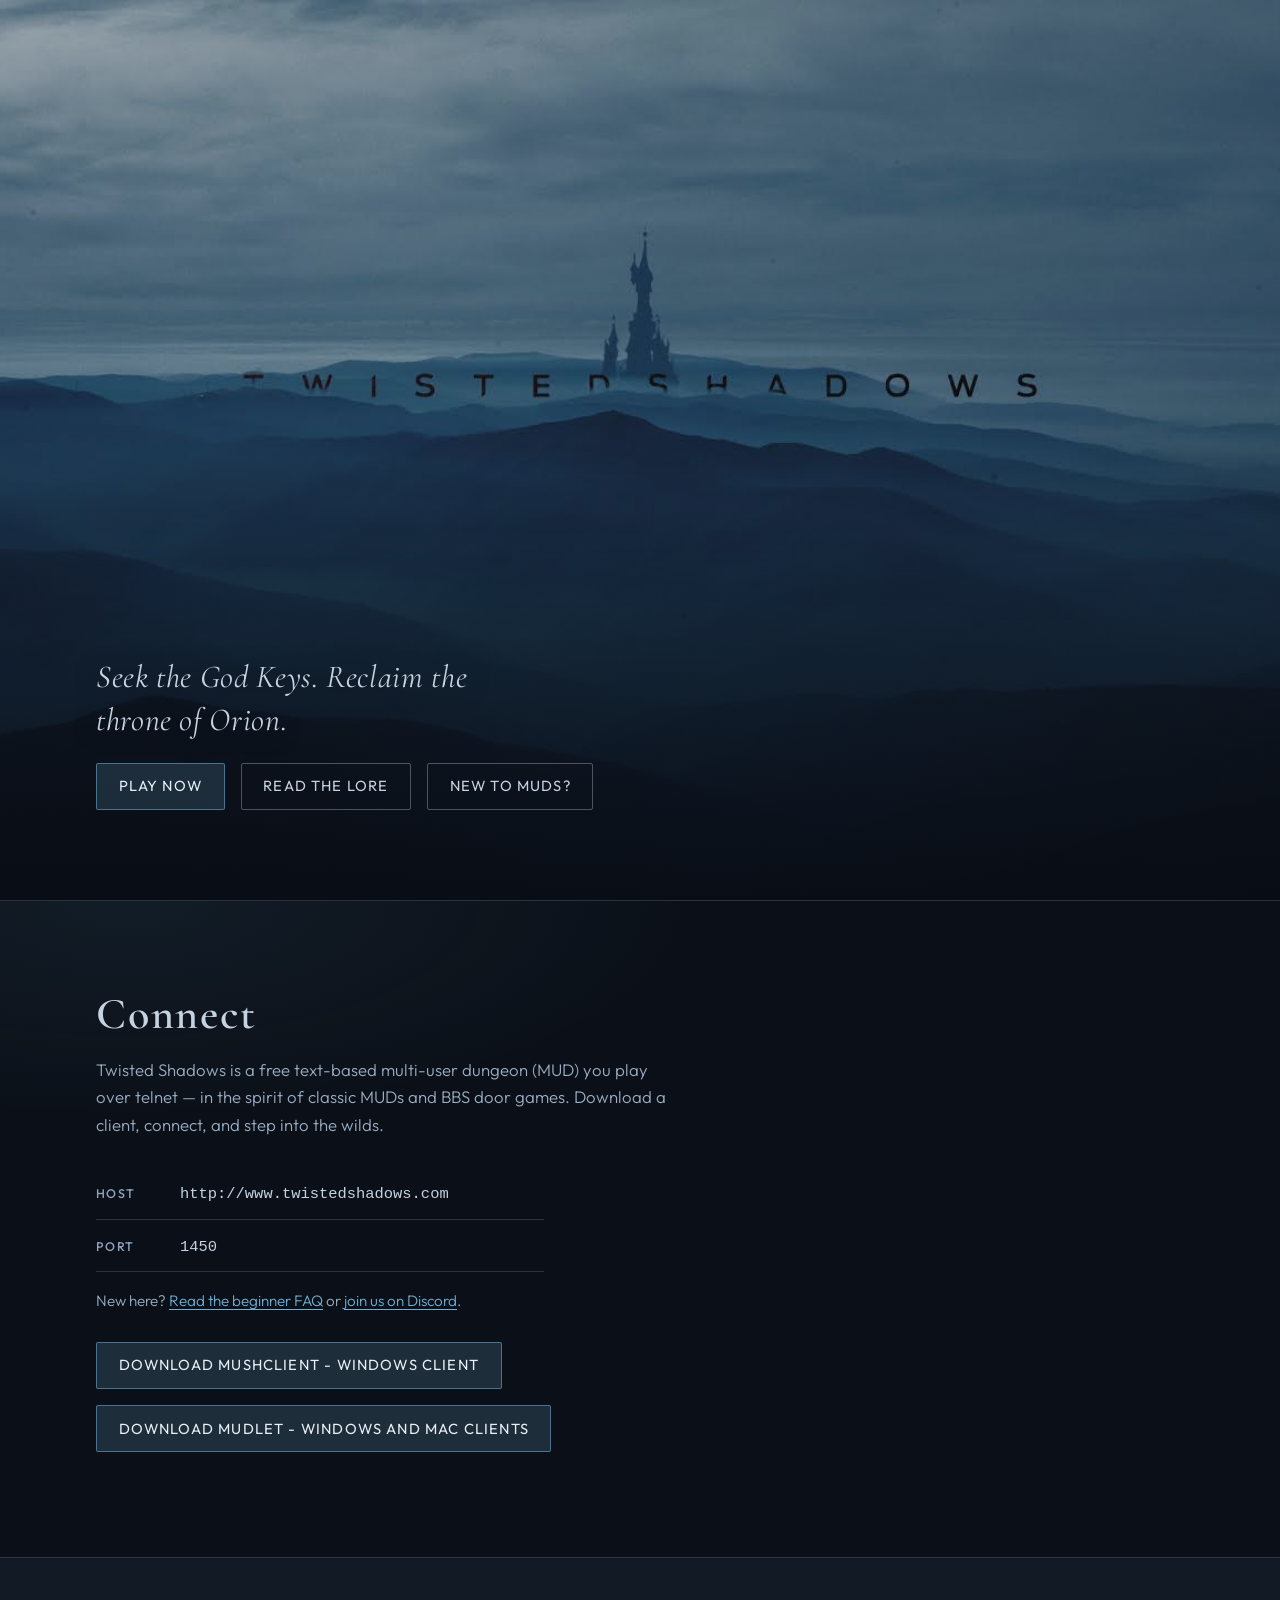
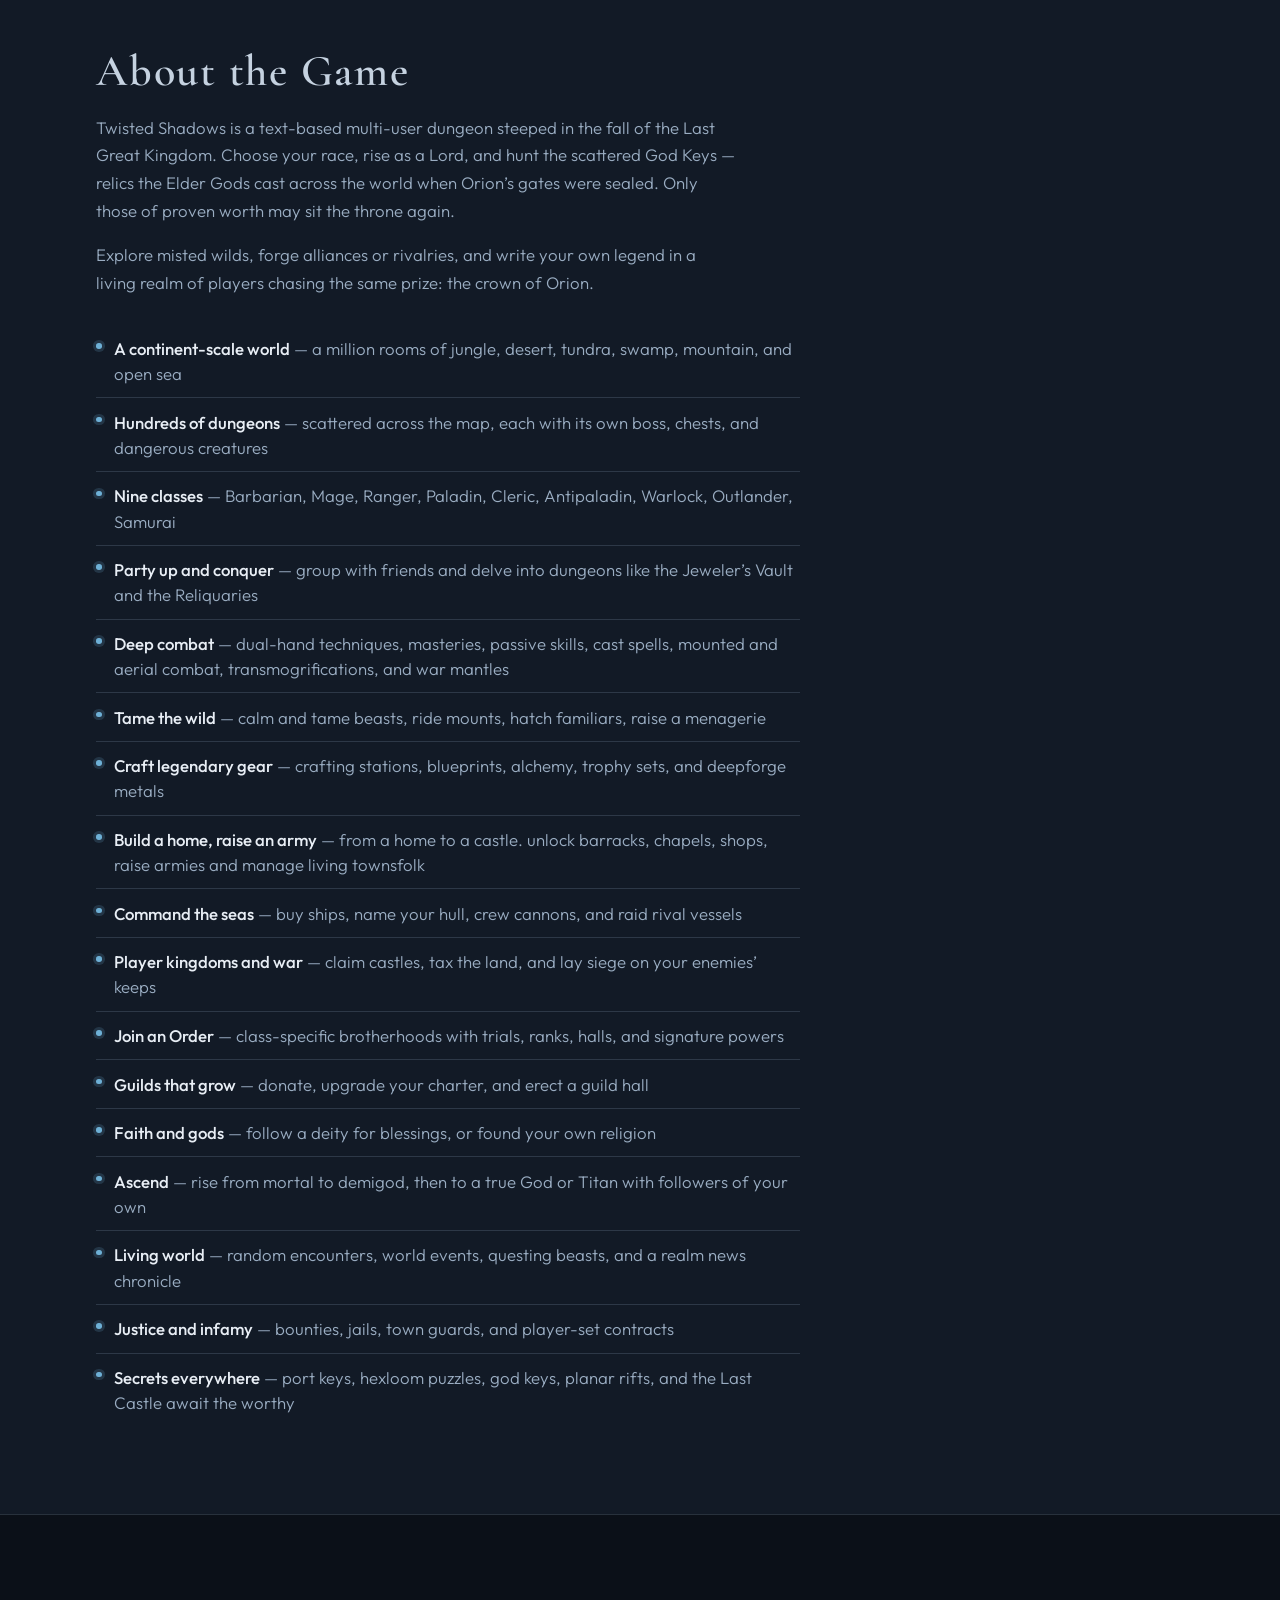
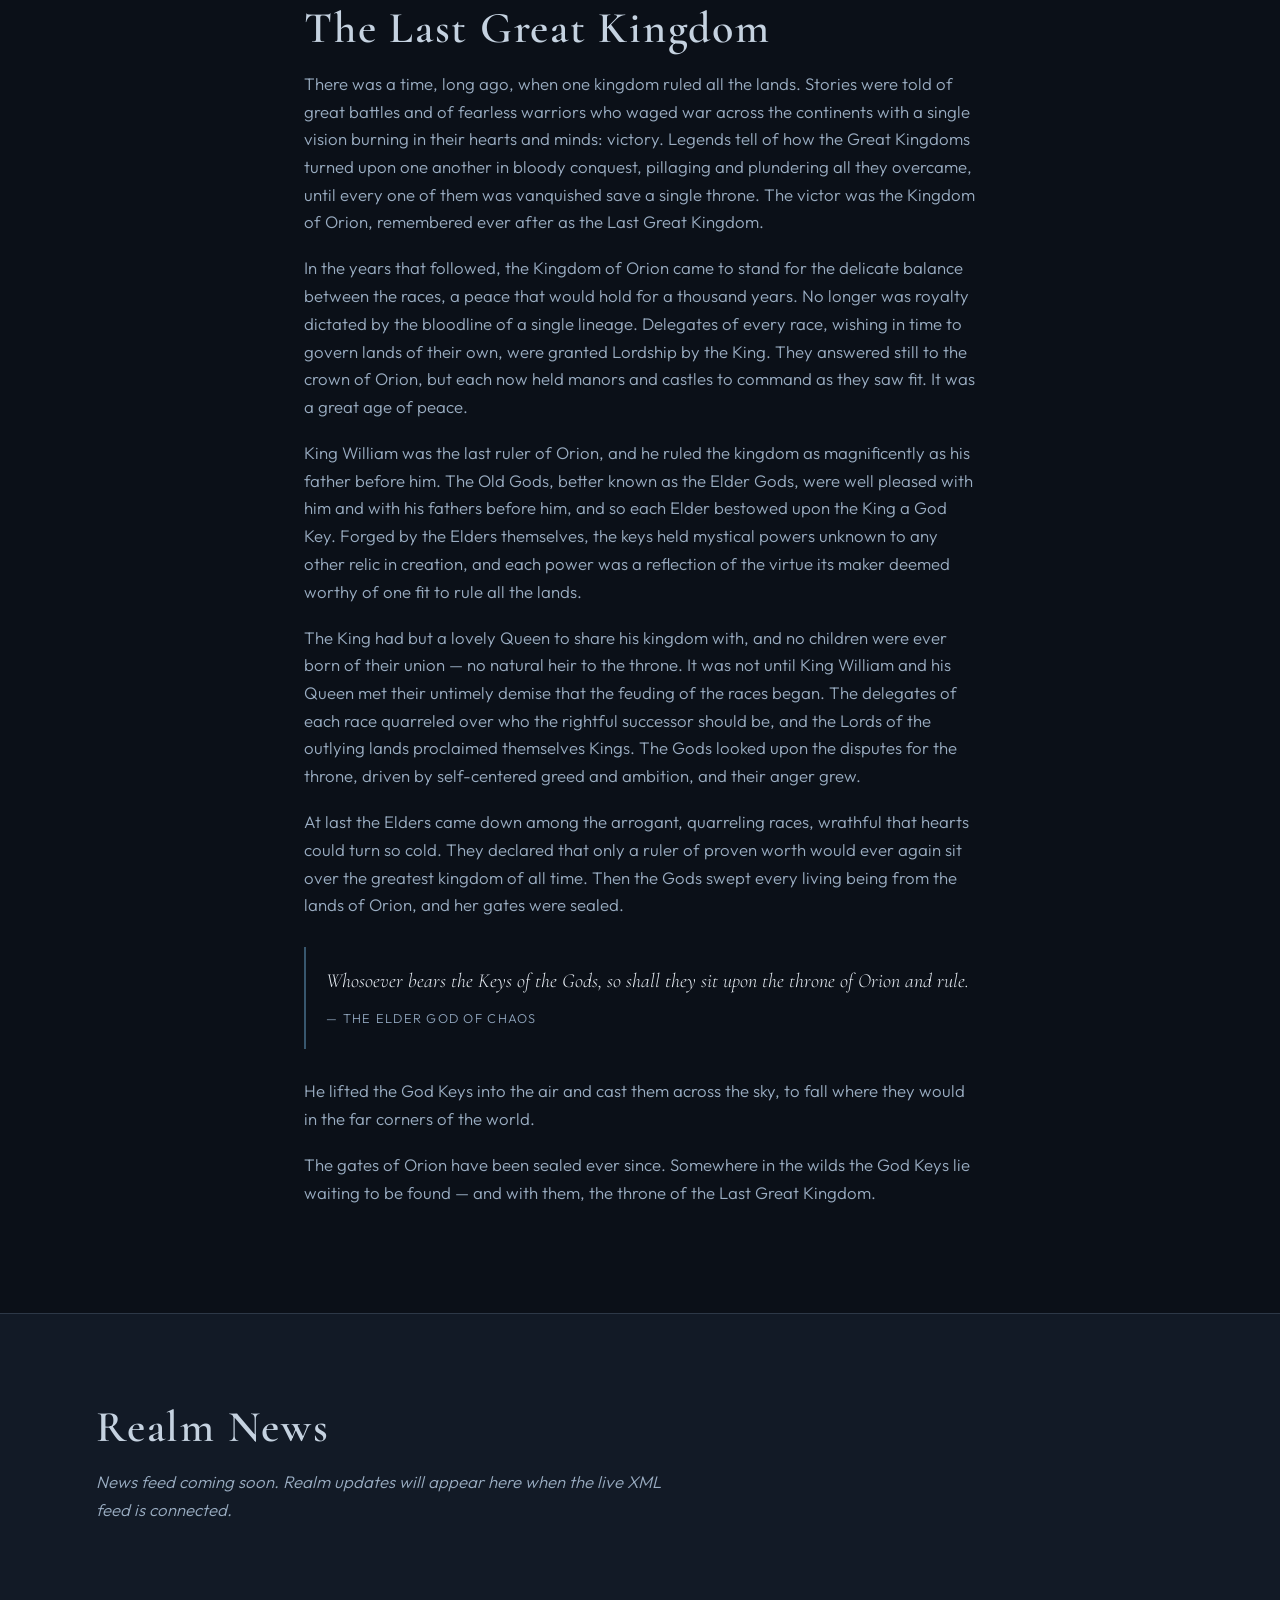
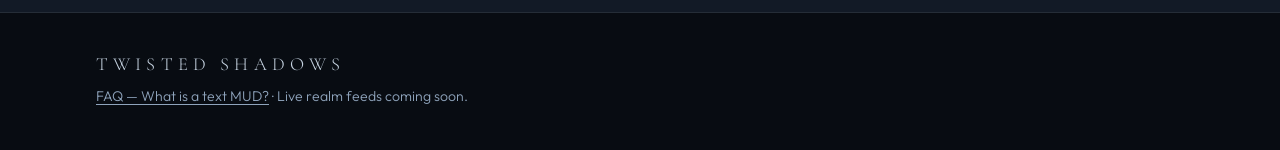
<file: index.html>
<!DOCTYPE html>
<html lang="en">
<head>
  <meta charset="utf-8">
  <meta name="viewport" content="width=device-width, initial-scale=1">
  <title>Twisted Shadows — Free Text MUD | Multi-User Dungeon &amp; Online RPG</title>
  <meta name="description" content="Play Twisted Shadows, a free text-based multi-user dungeon (MUD). Explore a million-room world, dungeons, ships, kingdoms, and classic telnet / MUSHclient gameplay. Inspired by BBS door games and traditional MUDs.">
  <meta name="keywords" content="MUD, multi-user dungeon, text based game, telnet MUD, BBS door game, MUSHclient, online RPG, Twisted Shadows">
  <link rel="canonical" href="http://www.twistedshadows.com/">

  <meta property="og:type" content="website">
  <meta property="og:url" content="http://www.twistedshadows.com/">
  <meta property="og:title" content="Twisted Shadows — Free Text MUD">
  <meta property="og:description" content="A classic multi-user dungeon: million-room world, dungeons, classes, kingdoms, and telnet play.">
  <meta property="og:image" content="http://www.twistedshadows.com/assets/hero.png">
  <meta property="og:site_name" content="Twisted Shadows">

  <meta name="twitter:card" content="summary_large_image">
  <meta name="twitter:title" content="Twisted Shadows — Free Text MUD">
  <meta name="twitter:description" content="Play a free text-based multi-user dungeon online with MUSHclient or any telnet client.">
  <meta name="twitter:image" content="http://www.twistedshadows.com/assets/hero.png">

  <script type="application/ld+json">
  {
    "@context": "https://schema.org",
    "@type": "VideoGame",
    "name": "Twisted Shadows",
    "url": "http://www.twistedshadows.com/",
    "description": "A free text-based multi-user dungeon (MUD) with a continent-scale world, classes, kingdoms, and classic telnet gameplay.",
    "genre": ["MUD", "MMORPG", "Role-playing", "Text adventure"],
    "gamePlatform": ["Telnet", "MUSHclient", "Mudlet", "Windows", "macOS"],
    "applicationCategory": "Game",
    "operatingSystem": "Any",
    "offers": {
      "@type": "Offer",
      "price": "0",
      "priceCurrency": "USD"
    },
    "image": "http://www.twistedshadows.com/assets/hero.png"
  }
  </script>

  <link rel="preconnect" href="https://fonts.googleapis.com">
  <link rel="preconnect" href="https://fonts.gstatic.com" crossorigin>
  <link href="https://fonts.googleapis.com/css2?family=Cormorant+Garamond:ital,wght@0,400;0,600;1,400&family=Outfit:wght@300;400;500&display=swap" rel="stylesheet">
  <link rel="stylesheet" href="styles.css">
</head>
<body>
  <header class="hero">
    <div class="hero__media" role="img" aria-label="Misty mountain ranges and a distant castle under an overcast sky, with the title Twisted Shadows"></div>
    <div class="hero__veil" aria-hidden="true"></div>
    <div class="hero__content">
      <h1 class="visually-hidden">Twisted Shadows — Free Text-Based Multi-User Dungeon (MUD)</h1>
      <p class="hero__tagline">Seek the God Keys. Reclaim the throne of Orion.</p>
      <div class="hero__actions">
        <a class="btn btn--primary" href="#play">Play Now</a>
        <a class="btn btn--ghost" href="#story">Read the Lore</a>
        <a class="btn btn--ghost" href="faq.html">New to MUDs?</a>
      </div>
    </div>
  </header>

  <main>
    <section id="play" class="section section--play">
      <div class="section__inner">
        <h2 class="section__title">Connect</h2>
        <p class="section__lead">
          Twisted Shadows is a free text-based multi-user dungeon (MUD) you play over telnet —
          in the spirit of classic MUDs and BBS door games. Download a client, connect, and step into the wilds.
        </p>
        <dl class="connect">
          <div class="connect__row">
            <dt>Host</dt>
            <dd><code>http://www.twistedshadows.com</code></dd>
          </div>
          <div class="connect__row">
            <dt>Port</dt>
            <dd><code>1450</code></dd>
          </div>
        </dl>
        <p class="connect__hint">
          New here?
          <a href="faq.html">Read the beginner FAQ</a>
          or
          <a href="https://discord.gg/STW2Nj828S" target="_blank" rel="noopener noreferrer">join us on Discord</a>.
        </p>
        <p>
          <a class="btn btn--primary" href="https://www.mushclient.com/downloads/dlmushclient.htm" target="_blank" rel="noopener noreferrer">Download MUSHclient - Windows Client</a>
        </p>
        <p>
          <a class="btn btn--primary" href="https://www.mudlet.org/download/" target="_blank" rel="noopener noreferrer">Download mudlet - Windows and Mac Clients</a>
        </p>
      </div>
    </section>

    <section id="about" class="section section--about">
      <div class="section__inner">
        <h2 class="section__title">About the Game</h2>
        <p>
          Twisted Shadows is a text-based multi-user dungeon steeped in the fall of the Last Great Kingdom.
          Choose your race, rise as a Lord, and hunt the scattered God Keys — relics the Elder Gods cast across the world
          when Orion’s gates were sealed. Only those of proven worth may sit the throne again.
        </p>
        <p>
          Explore misted wilds, forge alliances or rivalries, and write your own legend in a living realm of players
          chasing the same prize: the crown of Orion.
        </p>
        <ul class="feature-list">
          <li><strong>A continent-scale world</strong> — a million rooms of jungle, desert, tundra, swamp, mountain, and open sea</li>
          <li><strong>Hundreds of dungeons</strong> — scattered across the map, each with its own boss, chests, and dangerous creatures</li>
          <li><strong>Nine classes</strong> — Barbarian, Mage, Ranger, Paladin, Cleric, Antipaladin, Warlock, Outlander, Samurai</li>
          <li><strong>Party up and conquer</strong> — group with friends and delve into dungeons like the Jeweler’s Vault and the Reliquaries</li>
          <li><strong>Deep combat</strong> — dual-hand techniques, masteries, passive skills, cast spells, mounted and aerial combat, transmogrifications, and war mantles</li>
          <li><strong>Tame the wild</strong> — calm and tame beasts, ride mounts, hatch familiars, raise a menagerie</li>
          <li><strong>Craft legendary gear</strong> — crafting stations, blueprints, alchemy, trophy sets, and deepforge metals</li>
          <li><strong>Build a home, raise an army</strong> — from a home to a castle. unlock barracks, chapels, shops, raise armies and manage living townsfolk</li>
          <li><strong>Command the seas</strong> — buy ships, name your hull, crew cannons, and raid rival vessels</li>
          <li><strong>Player kingdoms and war</strong> — claim castles, tax the land, and lay siege on your enemies’ keeps</li>
          <li><strong>Join an Order</strong> — class-specific brotherhoods with trials, ranks, halls, and signature powers</li>
          <li><strong>Guilds that grow</strong> — donate, upgrade your charter, and erect a guild hall</li>
          <li><strong>Faith and gods</strong> — follow a deity for blessings, or found your own religion</li>
          <li><strong>Ascend</strong> — rise from mortal to demigod, then to a true God or Titan with followers of your own</li>
          <li><strong>Living world</strong> — random encounters, world events, questing beasts, and a realm news chronicle</li>
          <li><strong>Justice and infamy</strong> — bounties, jails, town guards, and player-set contracts</li>
          <li><strong>Secrets everywhere</strong> — port keys, hexloom puzzles, god keys, planar rifts, and the Last Castle await the worthy</li>
        </ul>
      </div>
    </section>

    <section id="story" class="section section--story">
      <div class="section__inner section__inner--narrow">
        <h2 class="section__title">The Last Great Kingdom</h2>

        <div class="lore">
          <p>
            There was a time, long ago, when one kingdom ruled all the lands.
            Stories were told of great battles and of fearless warriors who
            waged war across the continents with a single vision burning in
            their hearts and minds: victory. Legends tell of how the Great
            Kingdoms turned upon one another in bloody conquest, pillaging
            and plundering all they overcame, until every one of them was
            vanquished save a single throne. The victor was the Kingdom of
            Orion, remembered ever after as the Last Great Kingdom.
          </p>
          <p>
            In the years that followed, the Kingdom of Orion came to stand
            for the delicate balance between the races, a peace that would
            hold for a thousand years. No longer was royalty dictated by the
            bloodline of a single lineage. Delegates of every race, wishing
            in time to govern lands of their own, were granted Lordship by
            the King. They answered still to the crown of Orion, but each now
            held manors and castles to command as they saw fit. It was a
            great age of peace.
          </p>
          <p>
            King William was the last ruler of Orion, and he ruled the
            kingdom as magnificently as his father before him. The Old Gods,
            better known as the Elder Gods, were well pleased with him and
            with his fathers before him, and so each Elder bestowed upon the
            King a God Key. Forged by the Elders themselves, the keys held
            mystical powers unknown to any other relic in creation, and each
            power was a reflection of the virtue its maker deemed worthy of
            one fit to rule all the lands.
          </p>
          <p>
            The King had but a lovely Queen to share his kingdom with, and no
            children were ever born of their union — no natural heir to the
            throne. It was not until King William and his Queen met their
            untimely demise that the feuding of the races began. The
            delegates of each race quarreled over who the rightful successor
            should be, and the Lords of the outlying lands proclaimed
            themselves Kings. The Gods looked upon the disputes for the
            throne, driven by self-centered greed and ambition, and their
            anger grew.
          </p>
          <p>
            At last the Elders came down among the arrogant, quarreling
            races, wrathful that hearts could turn so cold. They declared
            that only a ruler of proven worth would ever again sit over the
            greatest kingdom of all time. Then the Gods swept every living
            being from the lands of Orion, and her gates were sealed.
          </p>
          <blockquote class="lore__quote">
            <p>
              Whosoever bears the Keys of the Gods, so shall they sit upon the
              throne of Orion and rule.
            </p>
            <footer>— The Elder God of Chaos</footer>
          </blockquote>
          <p>
            He lifted the God Keys into the air and cast them across the sky,
            to fall where they would in the far corners of the world.
          </p>
          <p>
            The gates of Orion have been sealed ever since. Somewhere in the
            wilds the God Keys lie waiting to be found — and with them, the
            throne of the Last Great Kingdom.
          </p>
        </div>
      </div>
    </section>

    <section id="realm-news" class="section section--news" aria-labelledby="realm-news-heading">
      <div class="section__inner">
        <h2 id="realm-news-heading" class="section__title">Realm News</h2>
        <p class="news-stub" data-feed="pending">
          News feed coming soon. Realm updates will appear here when the live XML feed is connected.
        </p>
      </div>
    </section>
  </main>

  <footer class="footer">
    <div class="footer__inner">
      <p class="footer__brand">Twisted Shadows</p>
      <p class="footer__note">
        <a href="faq.html">FAQ — What is a text MUD?</a>
        ·
        Live realm feeds coming soon.
      </p>
    </div>
  </footer>
</body>
</html>
</file>
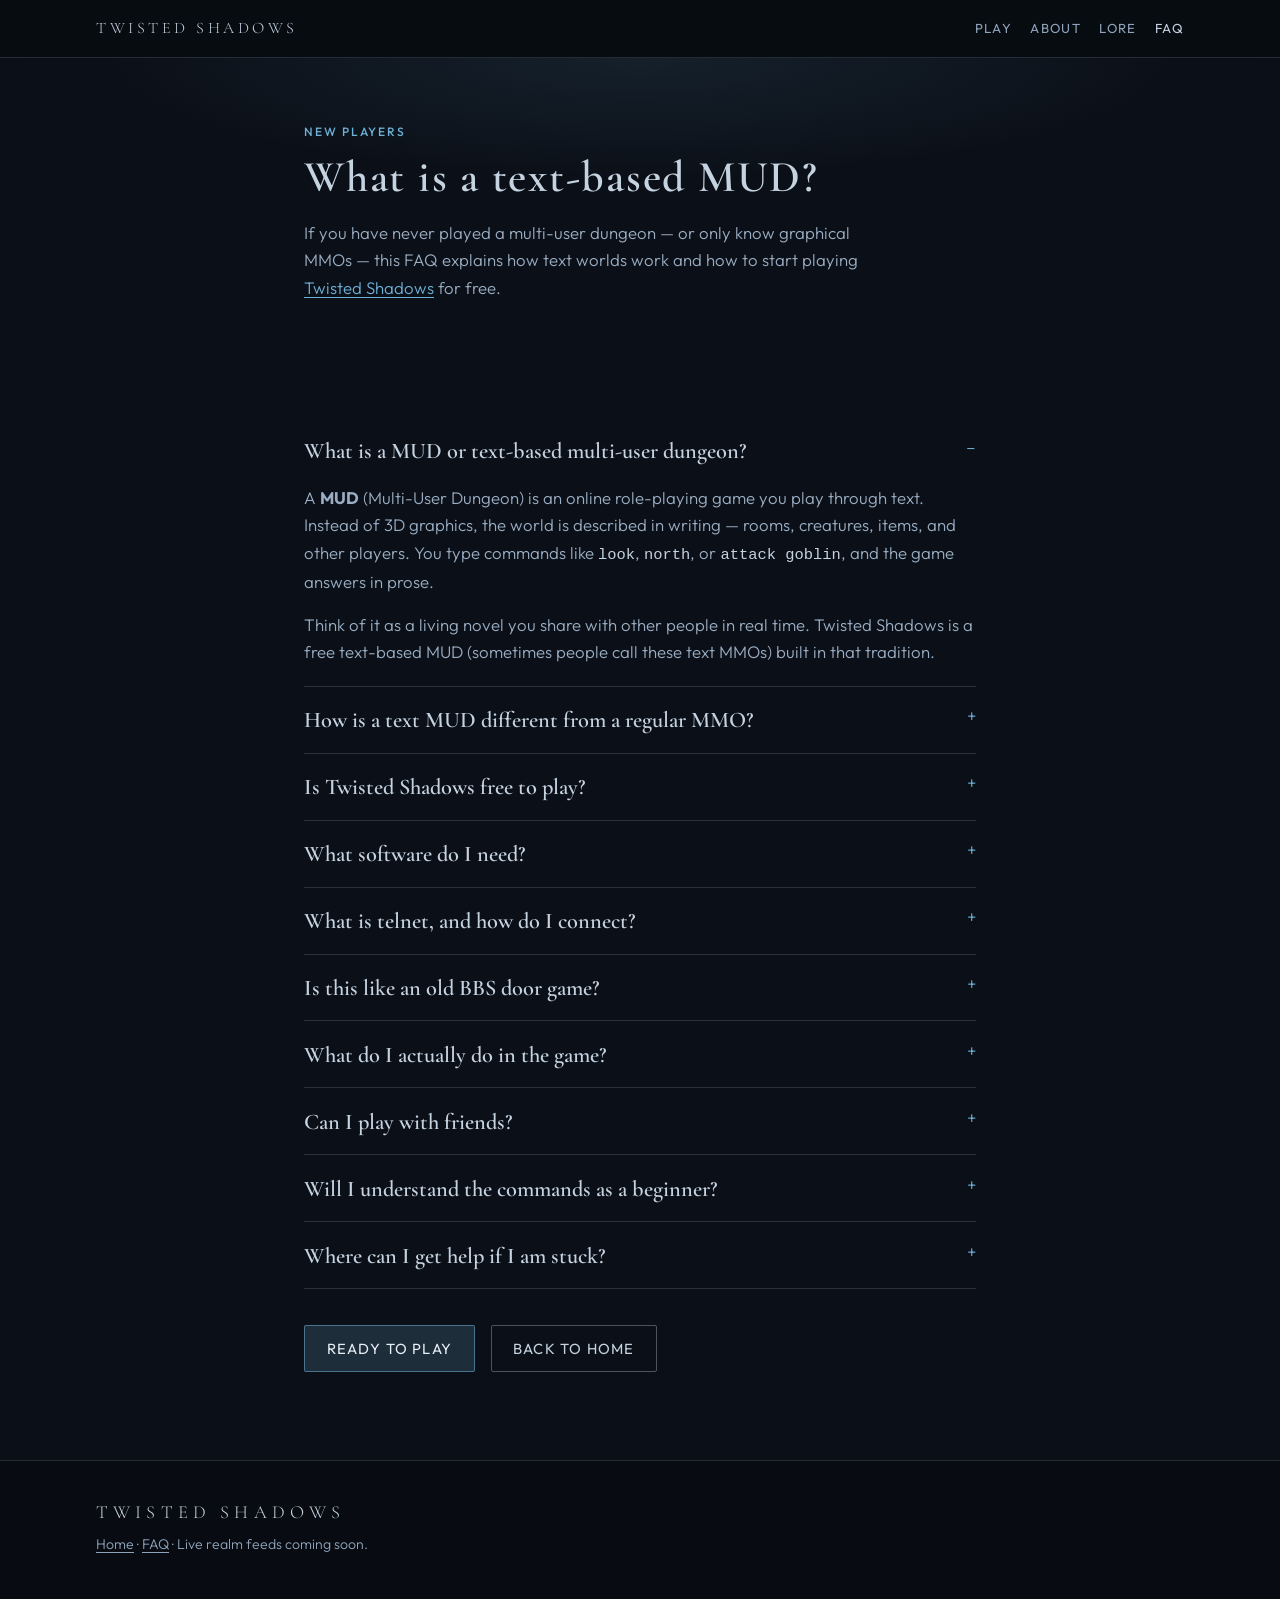
<file: faq.html>
<!DOCTYPE html>
<html lang="en">
<head>
  <meta charset="utf-8">
  <meta name="viewport" content="width=device-width, initial-scale=1">
  <title>What Is a Text MUD? FAQ — Twisted Shadows Multi-User Dungeon</title>
  <meta name="description" content="New to text-based MUDs and MMOs? Learn what a multi-user dungeon is, how telnet play works, how Twisted Shadows compares to graphical games, and how to connect and start playing free.">
  <meta name="keywords" content="what is a MUD, text based MMO, multi-user dungeon FAQ, telnet MUD, BBS door game, how to play MUD, Twisted Shadows">
  <link rel="canonical" href="http://www.twistedshadows.com/faq.html">

  <meta property="og:type" content="website">
  <meta property="og:url" content="http://www.twistedshadows.com/faq.html">
  <meta property="og:title" content="What Is a Text MUD? — Twisted Shadows FAQ">
  <meta property="og:description" content="A beginner guide to text-based multi-user dungeons, telnet clients, and how to start playing Twisted Shadows.">
  <meta property="og:image" content="http://www.twistedshadows.com/assets/hero.png">
  <meta property="og:site_name" content="Twisted Shadows">

  <meta name="twitter:card" content="summary_large_image">
  <meta name="twitter:title" content="What Is a Text MUD? — Twisted Shadows FAQ">
  <meta name="twitter:description" content="Learn what a MUD is, how text-based MMOs work, and how to connect to Twisted Shadows.">
  <meta name="twitter:image" content="http://www.twistedshadows.com/assets/hero.png">

  <script type="application/ld+json">
  {
    "@context": "https://schema.org",
    "@type": "FAQPage",
    "mainEntity": [
      {
        "@type": "Question",
        "name": "What is a MUD or text-based multi-user dungeon?",
        "acceptedAnswer": {
          "@type": "Answer",
          "text": "A MUD (Multi-User Dungeon) is an online role-playing game you play through text. Instead of 3D graphics, the world is described in writing — rooms, creatures, items, and other players. You type commands like look, north, or attack goblin, and the game responds in prose. Twisted Shadows is a free text-based MUD in that tradition."
        }
      },
      {
        "@type": "Question",
        "name": "How is a text MUD different from a regular MMO?",
        "acceptedAnswer": {
          "@type": "Answer",
          "text": "Graphical MMOs show the world with art and animation. A text MUD paints the world with words and relies on your imagination. Gameplay is often deeper in systems — combat techniques, crafting, kingdoms, ships, religion — because the interface is commands and descriptions rather than clickable hotbars. Many players find MUDs more social and story-driven once they learn the basics."
        }
      },
      {
        "@type": "Question",
        "name": "Is Twisted Shadows free to play?",
        "acceptedAnswer": {
          "@type": "Answer",
          "text": "Yes. Twisted Shadows is free. You only need a MUD client (or any telnet-capable program) and an internet connection. There is no purchase required to create a character and explore the world."
        }
      },
      {
        "@type": "Question",
        "name": "What software do I need to play?",
        "acceptedAnswer": {
          "@type": "Answer",
          "text": "Most players use a dedicated MUD client such as MUSHclient (Windows) or Mudlet (Windows and Mac). These clients connect over telnet, make text easier to read, and support helpful features like aliases and triggers. You can also connect with a basic telnet client, though a MUD client is strongly recommended."
        }
      },
      {
        "@type": "Question",
        "name": "What is telnet, and how do I connect to Twisted Shadows?",
        "acceptedAnswer": {
          "@type": "Answer",
          "text": "Telnet is a simple network protocol used by classic MUDs and many BBS door games. In your client, create a new world/connection using host www.twistedshadows.com and port 1450, then connect. After you are in, follow the on-screen prompts to create or log into a character."
        }
      },
      {
        "@type": "Question",
        "name": "Is this like an old BBS door game?",
        "acceptedAnswer": {
          "@type": "Answer",
          "text": "It shares the same spirit. BBS door games were text adventures and multiplayer games you played through a bulletin board system. MUDs grew alongside that culture as always-online shared worlds. Twisted Shadows keeps the typed-command, imagination-first feel of those classics while offering a large persistent multiplayer realm."
        }
      },
      {
        "@type": "Question",
        "name": "What do I actually do in the game?",
        "acceptedAnswer": {
          "@type": "Answer",
          "text": "You create a character, choose a class, and explore a continent-scale world of rooms — jungles, deserts, seas, dungeons, and more. You can fight monsters, complete quests, craft gear, tame beasts, sail ships, join guilds and Orders, build strongholds, and compete with other players for castles and kingdoms. The long-form story centers on reclaiming the Last Great Kingdom of Orion."
        }
      },
      {
        "@type": "Question",
        "name": "Can I play with friends?",
        "acceptedAnswer": {
          "@type": "Answer",
          "text": "Yes. Twisted Shadows is multiplayer. You can party up for dungeons, talk in-game, join guilds, form kingdoms, and fight together or against rival players. Many newcomers learn fastest by connecting with others on Discord and asking questions in-game."
        }
      },
      {
        "@type": "Question",
        "name": "Will I understand the commands as a beginner?",
        "acceptedAnswer": {
          "@type": "Answer",
          "text": "You will learn a handful of basic commands first — movement (north, south, east, west), look, inventory, and help. Most MUDs include an in-game help system. Start slow: look around, try moving between rooms, and type help when you are stuck. The community is used to welcoming new players."
        }
      },
      {
        "@type": "Question",
        "name": "Where can I get help if I am stuck?",
        "acceptedAnswer": {
          "@type": "Answer",
          "text": "Use the in-game help command, ask other players, and join the Twisted Shadows Discord for tips and connection help. The home page also has download links for MUSHclient and Mudlet plus the host and port to connect."
        }
      }
    ]
  }
  </script>

  <link rel="preconnect" href="https://fonts.googleapis.com">
  <link rel="preconnect" href="https://fonts.gstatic.com" crossorigin>
  <link href="https://fonts.googleapis.com/css2?family=Cormorant+Garamond:ital,wght@0,400;0,600;1,400&family=Outfit:wght@300;400;500&display=swap" rel="stylesheet">
  <link rel="stylesheet" href="styles.css">
</head>
<body>
  <header class="page-top">
    <div class="page-top__inner">
      <a class="page-top__brand" href="index.html">Twisted Shadows</a>
      <nav class="page-top__nav" aria-label="Primary">
        <a href="index.html#play">Play</a>
        <a href="index.html#about">About</a>
        <a href="index.html#story">Lore</a>
        <a href="faq.html" aria-current="page">FAQ</a>
      </nav>
    </div>
  </header>

  <main>
    <section class="section section--page-intro">
      <div class="section__inner section__inner--narrow">
        <p class="eyebrow">New players</p>
        <h1 class="section__title">What is a text-based MUD?</h1>
        <p class="section__lead">
          If you have never played a multi-user dungeon — or only know graphical MMOs —
          this FAQ explains how text worlds work and how to start playing
          <a href="index.html">Twisted Shadows</a> for free.
        </p>
      </div>
    </section>

    <section class="section section--faq" aria-labelledby="faq-heading">
      <div class="section__inner section__inner--narrow">
        <h2 id="faq-heading" class="visually-hidden">Frequently asked questions</h2>

        <div class="faq">
          <details class="faq__item" open>
            <summary>What is a MUD or text-based multi-user dungeon?</summary>
            <div class="faq__body">
              <p>
                A <strong>MUD</strong> (Multi-User Dungeon) is an online role-playing game you play through text.
                Instead of 3D graphics, the world is described in writing — rooms, creatures, items, and other players.
                You type commands like <code>look</code>, <code>north</code>, or <code>attack goblin</code>, and the game answers in prose.
              </p>
              <p>
                Think of it as a living novel you share with other people in real time.
                Twisted Shadows is a free text-based MUD (sometimes people call these text MMOs) built in that tradition.
              </p>
            </div>
          </details>

          <details class="faq__item">
            <summary>How is a text MUD different from a regular MMO?</summary>
            <div class="faq__body">
              <p>
                Graphical MMOs show the world with art and animation. A text MUD paints the world with words and relies on your imagination.
                The trade-off is often depth: combat techniques, crafting, kingdoms, ships, religion, and politics can be richer because everything is driven by commands and descriptions rather than clickable hotbars.
              </p>
              <p>
                If you enjoyed reading game manuals, tabletop sessions, or old BBS door games, MUDs tend to feel familiar quickly.
              </p>
            </div>
          </details>

          <details class="faq__item">
            <summary>Is Twisted Shadows free to play?</summary>
            <div class="faq__body">
              <p>
                Yes. Twisted Shadows is free. You only need a MUD client (or any telnet-capable program) and an internet connection.
                There is no purchase required to create a character and explore the world.
              </p>
            </div>
          </details>

          <details class="faq__item">
            <summary>What software do I need?</summary>
            <div class="faq__body">
              <p>
                Most players use a dedicated MUD client such as
                <a href="https://www.mushclient.com/downloads/dlmushclient.htm" target="_blank" rel="noopener noreferrer">MUSHclient</a>
                (Windows) or
                <a href="https://www.mudlet.org/download/" target="_blank" rel="noopener noreferrer">Mudlet</a>
                (Windows and Mac). These make text easier to read and support aliases, triggers, and better logging than a raw terminal.
              </p>
              <p>
                You <em>can</em> connect with a basic telnet client, but a MUD client is strongly recommended for comfort.
              </p>
            </div>
          </details>

          <details class="faq__item">
            <summary>What is telnet, and how do I connect?</summary>
            <div class="faq__body">
              <p>
                Telnet is a simple network protocol used by classic MUDs and many BBS-era games.
                In your client, create a new connection with:
              </p>
              <ul>
                <li><strong>Host:</strong> <code>www.twistedshadows.com</code></li>
                <li><strong>Port:</strong> <code>1450</code></li>
              </ul>
              <p>
                Connect, then follow the on-screen prompts to create or log into a character.
                More detail lives on the <a href="index.html#play">Play / Connect</a> section of the home page.
              </p>
            </div>
          </details>

          <details class="faq__item">
            <summary>Is this like an old BBS door game?</summary>
            <div class="faq__body">
              <p>
                It shares the same spirit. BBS door games were text adventures and multiplayer games you launched through a bulletin board system.
                MUDs grew alongside that culture as always-online shared worlds.
              </p>
              <p>
                Twisted Shadows keeps the typed-command, imagination-first feel of those classics while offering a large persistent multiplayer realm —
                closer to a continuous online campaign than a single-session door.
              </p>
            </div>
          </details>

          <details class="faq__item">
            <summary>What do I actually do in the game?</summary>
            <div class="faq__body">
              <p>
                You create a character, pick a class, and explore a continent-scale world of rooms —
                jungles, deserts, seas, dungeons, and more. You can fight monsters, craft gear, tame beasts,
                sail ships, join guilds and Orders, raise armies, and contest castles with other players.
              </p>
              <p>
                The long story centers on reclaiming the Last Great Kingdom of Orion and hunting the scattered God Keys.
                See <a href="index.html#about">About the Game</a> for a fuller feature list.
              </p>
            </div>
          </details>

          <details class="faq__item">
            <summary>Can I play with friends?</summary>
            <div class="faq__body">
              <p>
                Yes. Twisted Shadows is multiplayer. Party up for dungeons, chat in-game, join guilds,
                form kingdoms, and fight alongside — or against — other players.
                Many newcomers learn fastest by asking questions in-game and on
                <a href="https://discord.gg/STW2Nj828S" target="_blank" rel="noopener noreferrer">Discord</a>.
              </p>
            </div>
          </details>

          <details class="faq__item">
            <summary>Will I understand the commands as a beginner?</summary>
            <div class="faq__body">
              <p>
                You only need a few commands at first: movement (<code>north</code>, <code>south</code>, <code>east</code>, <code>west</code>),
                <code>look</code>, inventory-related commands, and <code>help</code>.
                Start slow — look around, walk between rooms, and type <code>help</code> when you are stuck.
                MUD communities are used to welcoming new players.
              </p>
            </div>
          </details>

          <details class="faq__item">
            <summary>Where can I get help if I am stuck?</summary>
            <div class="faq__body">
              <p>
                Use the in-game <code>help</code> command, ask nearby players, and join the
                <a href="https://discord.gg/STW2Nj828S" target="_blank" rel="noopener noreferrer">Twisted Shadows Discord</a>
                for connection tips and newcomer questions.
                When you are ready, head to <a href="index.html#play">Play Now</a> and connect.
              </p>
            </div>
          </details>
        </div>

        <p class="faq__cta">
          <a class="btn btn--primary" href="index.html#play">Ready to play</a>
          <a class="btn btn--ghost" href="index.html">Back to home</a>
        </p>
      </div>
    </section>
  </main>

  <footer class="footer">
    <div class="footer__inner">
      <p class="footer__brand">Twisted Shadows</p>
      <p class="footer__note">
        <a href="index.html">Home</a>
        ·
        <a href="faq.html">FAQ</a>
        ·
        Live realm feeds coming soon.
      </p>
    </div>
  </footer>
</body>
</html>
</file>
<file: styles.css>
:root {
  --bg: #0b1018;
  --bg-elevated: #121a26;
  --fog: #8fa4bc;
  --mist: #c5d2e0;
  --ink: #e8eef5;
  --muted: #9aadc2;
  --accent: #6eb0d6;
  --accent-soft: rgba(110, 176, 214, 0.18);
  --line: rgba(143, 164, 188, 0.22);
  --shadow: rgba(4, 8, 14, 0.55);
  --font-display: "Cormorant Garamond", "Palatino Linotype", Palatino, serif;
  --font-body: "Outfit", "Segoe UI", sans-serif;
  --max: 68rem;
  --narrow: 42rem;
}

*,
*::before,
*::after {
  box-sizing: border-box;
}

html {
  scroll-behavior: smooth;
}

body {
  margin: 0;
  font-family: var(--font-body);
  font-weight: 300;
  font-size: 1.05rem;
  line-height: 1.65;
  color: var(--ink);
  background: var(--bg);
  -webkit-font-smoothing: antialiased;
}

img {
  max-width: 100%;
  height: auto;
  display: block;
}

a {
  color: var(--accent);
  text-decoration-thickness: 1px;
  text-underline-offset: 0.18em;
}

a:hover {
  color: var(--mist);
}

.visually-hidden {
  position: absolute;
  width: 1px;
  height: 1px;
  padding: 0;
  margin: -1px;
  overflow: hidden;
  clip: rect(0, 0, 0, 0);
  white-space: nowrap;
  border: 0;
}

code {
  font-family: ui-monospace, "Cascadia Code", "Segoe UI Mono", Consolas, monospace;
  font-size: 0.92em;
  color: var(--mist);
}

/* —— Hero —— */
.hero {
  position: relative;
  min-height: 100svh;
  display: flex;
  align-items: flex-end;
  isolation: isolate;
  overflow: hidden;
}

.hero__media {
  position: absolute;
  inset: 0;
  z-index: 0;
  background:
    url("assets/hero.png") center 42% / cover no-repeat;
  transform: scale(1.04);
  animation: hero-drift 28s ease-in-out infinite alternate;
}

.hero__veil {
  position: absolute;
  inset: 0;
  z-index: 1;
  pointer-events: none;
  background:
    linear-gradient(
      to top,
      rgba(8, 12, 20, 0.94) 0%,
      rgba(8, 12, 20, 0.62) 26%,
      rgba(8, 12, 20, 0.1) 52%,
      rgba(8, 12, 20, 0.2) 100%
    );
}

.hero__content {
  position: relative;
  z-index: 2;
  width: min(100% - 2.5rem, var(--max));
  margin: 0 auto;
  padding: 0 0 clamp(3.5rem, 10vh, 6rem);
  opacity: 0;
  transform: translateY(1.25rem);
  animation: rise-in 1.1s ease 0.35s forwards;
}

.hero__tagline {
  margin: 0 0 1.35rem;
  max-width: 28rem;
  font-family: var(--font-display);
  font-size: clamp(1.45rem, 2.8vw, 2rem);
  font-weight: 400;
  font-style: italic;
  line-height: 1.35;
  letter-spacing: 0.02em;
  color: var(--mist);
  text-shadow: 0 2px 24px var(--shadow);
}

.hero__actions {
  display: flex;
  flex-wrap: wrap;
  gap: 0.75rem 1rem;
}

/* —— Buttons —— */
.btn {
  display: inline-flex;
  align-items: center;
  justify-content: center;
  min-height: 2.75rem;
  padding: 0.65rem 1.35rem;
  border: 1px solid transparent;
  border-radius: 2px;
  font-family: var(--font-body);
  font-size: 0.92rem;
  font-weight: 400;
  letter-spacing: 0.08em;
  text-transform: uppercase;
  text-decoration: none;
  transition: background 0.25s ease, border-color 0.25s ease, color 0.25s ease, transform 0.25s ease;
}

.btn:hover {
  transform: translateY(-1px);
}

.btn--primary {
  background: var(--accent-soft);
  border-color: rgba(110, 176, 214, 0.55);
  color: var(--ink);
}

.btn--primary:hover {
  background: rgba(110, 176, 214, 0.3);
  color: #fff;
}

.btn--ghost {
  background: transparent;
  border-color: rgba(197, 210, 224, 0.35);
  color: var(--mist);
}

.btn--ghost:hover {
  border-color: var(--mist);
  color: #fff;
}

/* —— Sections —— */
.section {
  padding: clamp(3.5rem, 8vw, 5.5rem) 0;
  border-top: 1px solid var(--line);
}

.section__inner {
  width: min(100% - 2.5rem, var(--max));
  margin: 0 auto;
}

.section__inner--narrow {
  width: min(100% - 2.5rem, var(--narrow));
}

.section__title {
  margin: 0 0 1rem;
  font-family: var(--font-display);
  font-size: clamp(2rem, 4vw, 2.75rem);
  font-weight: 600;
  letter-spacing: 0.04em;
  line-height: 1.15;
  color: var(--mist);
}

.section__lead {
  margin: 0 0 1.75rem;
  max-width: 36rem;
  color: var(--muted);
}

.section--play {
  background:
    radial-gradient(ellipse 80% 60% at 10% 0%, rgba(110, 176, 214, 0.08), transparent 55%),
    var(--bg);
}

.section--about {
  background: var(--bg-elevated);
}

.section--about p {
  max-width: 40rem;
  color: var(--muted);
}

.section--about p + p {
  margin-top: 1rem;
}

.feature-list {
  margin: 1.75rem 0 0;
  padding: 0;
  max-width: 44rem;
  list-style: none;
}

.feature-list li {
  position: relative;
  margin: 0;
  padding: 0.7rem 0 0.7rem 1.15rem;
  border-bottom: 1px solid var(--line);
  color: var(--muted);
  line-height: 1.5;
}

.feature-list li:last-child {
  border-bottom: none;
}

.feature-list li::before {
  content: "";
  position: absolute;
  top: 1.15rem;
  left: 0;
  width: 0.35rem;
  height: 0.35rem;
  border-radius: 50%;
  background: var(--accent);
  box-shadow: 0 0 0 3px var(--accent-soft);
}

.feature-list strong {
  display: inline;
  font-weight: 500;
  color: var(--ink);
}

.section--story {
  background: var(--bg);
}

.section--news {
  background: var(--bg-elevated);
}

/* —— Connect —— */
.connect {
  margin: 0 0 1rem;
  padding: 0;
  max-width: 28rem;
}

.connect__row {
  display: grid;
  grid-template-columns: 4.5rem 1fr;
  gap: 0.75rem;
  align-items: baseline;
  padding: 0.7rem 0;
  border-bottom: 1px solid var(--line);
}

.connect__row dt {
  margin: 0;
  font-size: 0.78rem;
  font-weight: 500;
  letter-spacing: 0.12em;
  text-transform: uppercase;
  color: var(--fog);
}

.connect__row dd {
  margin: 0;
}

.connect__hint {
  margin: 0 0 1.75rem;
  color: var(--muted);
  font-size: 0.95rem;
}

/* —— Lore —— */
.lore p {
  margin: 0 0 1.15rem;
  color: var(--muted);
}

.lore__quote {
  margin: 1.75rem 0;
  padding: 1.25rem 0 1.25rem 1.25rem;
  border-left: 2px solid rgba(110, 176, 214, 0.45);
  background: transparent;
}

.lore__quote p {
  margin: 0;
  font-family: var(--font-display);
  font-size: 1.25rem;
  font-style: italic;
  line-height: 1.45;
  color: var(--ink);
}

.lore__quote footer {
  margin-top: 0.75rem;
  font-family: var(--font-body);
  font-size: 0.8rem;
  font-style: normal;
  letter-spacing: 0.1em;
  text-transform: uppercase;
  color: var(--fog);
}

/* —— News stub —— */
.news-stub {
  margin: 0;
  max-width: 36rem;
  color: var(--muted);
  font-style: italic;
}

/* —— Footer —— */
.footer {
  padding: 2.25rem 0 2.75rem;
  border-top: 1px solid var(--line);
  background: #080c12;
}

.footer__inner {
  width: min(100% - 2.5rem, var(--max));
  margin: 0 auto;
}

.footer__brand {
  margin: 0 0 0.35rem;
  font-family: var(--font-display);
  font-size: 1.15rem;
  letter-spacing: 0.28em;
  text-transform: uppercase;
  color: var(--mist);
}

.footer__note {
  margin: 0;
  font-size: 0.88rem;
  color: var(--fog);
}

.footer__note a {
  color: var(--fog);
}

.footer__note a:hover {
  color: var(--mist);
}

/* —— Inner page chrome —— */
.page-top {
  position: sticky;
  top: 0;
  z-index: 20;
  border-bottom: 1px solid var(--line);
  background: rgba(8, 12, 18, 0.92);
  backdrop-filter: blur(10px);
}

.page-top__inner {
  width: min(100% - 2.5rem, var(--max));
  margin: 0 auto;
  padding: 0.95rem 0;
  display: flex;
  flex-wrap: wrap;
  align-items: center;
  justify-content: space-between;
  gap: 0.75rem 1.5rem;
}

.page-top__brand {
  font-family: var(--font-display);
  font-size: 1rem;
  letter-spacing: 0.22em;
  text-transform: uppercase;
  text-decoration: none;
  color: var(--mist);
}

.page-top__brand:hover {
  color: #fff;
}

.page-top__nav {
  display: flex;
  flex-wrap: wrap;
  gap: 0.85rem 1.15rem;
}

.page-top__nav a {
  font-size: 0.82rem;
  font-weight: 400;
  letter-spacing: 0.1em;
  text-transform: uppercase;
  text-decoration: none;
  color: var(--fog);
}

.page-top__nav a:hover,
.page-top__nav a[aria-current="page"] {
  color: var(--mist);
}

.section--page-intro {
  padding-top: clamp(2.75rem, 7vw, 4rem);
  border-top: none;
  background:
    radial-gradient(ellipse 70% 55% at 50% 0%, rgba(110, 176, 214, 0.1), transparent 60%),
    var(--bg);
}

.eyebrow {
  margin: 0 0 0.65rem;
  font-size: 0.75rem;
  font-weight: 500;
  letter-spacing: 0.16em;
  text-transform: uppercase;
  color: var(--accent);
}

.section--faq {
  padding-top: 0;
  border-top: none;
  background: var(--bg);
}

.faq {
  margin: 0;
}

.faq__item {
  border-bottom: 1px solid var(--line);
}

.faq__item summary {
  cursor: pointer;
  list-style: none;
  padding: 1.15rem 1.75rem 1.15rem 0;
  font-family: var(--font-display);
  font-size: clamp(1.15rem, 2.4vw, 1.4rem);
  font-weight: 600;
  line-height: 1.3;
  color: var(--mist);
  position: relative;
}

.faq__item summary::-webkit-details-marker {
  display: none;
}

.faq__item summary::after {
  content: "+";
  position: absolute;
  right: 0;
  top: 1.15rem;
  font-family: var(--font-body);
  font-size: 1.1rem;
  font-weight: 300;
  color: var(--accent);
}

.faq__item[open] summary::after {
  content: "–";
}

.faq__body {
  padding: 0 0 1.25rem;
}

.faq__body p,
.faq__body li {
  color: var(--muted);
}

.faq__body p {
  margin: 0 0 0.9rem;
}

.faq__body p:last-child {
  margin-bottom: 0;
}

.faq__body ul {
  margin: 0 0 0.9rem;
  padding-left: 1.2rem;
}

.faq__body li + li {
  margin-top: 0.35rem;
}

.faq__cta {
  display: flex;
  flex-wrap: wrap;
  gap: 0.75rem 1rem;
  margin: 2.25rem 0 0;
}

/* —— Motion —— */
@keyframes hero-drift {
  from {
    transform: scale(1.04) translate3d(0, 0, 0);
  }
  to {
    transform: scale(1.08) translate3d(-1.2%, -0.6%, 0);
  }
}

@keyframes rise-in {
  to {
    opacity: 1;
    transform: translateY(0);
  }
}

@media (prefers-reduced-motion: reduce) {
  html {
    scroll-behavior: auto;
  }

  .hero__media,
  .hero__content {
    animation: none;
  }

  .hero__media {
    transform: none;
  }

  .hero__content {
    opacity: 1;
    transform: none;
  }

  .btn:hover {
    transform: none;
  }
}

/* —— Responsive —— */
@media (max-width: 640px) {
  body {
    font-size: 1rem;
  }

  .hero {
    min-height: 92svh;
  }

  .hero__media {
    background-position: center 38%;
  }

  .hero__content {
    width: min(100% - 1.75rem, var(--max));
    padding-bottom: 3rem;
  }

  .hero__tagline {
    max-width: 20rem;
  }

  .hero__actions {
    flex-direction: column;
    align-items: stretch;
  }

  .btn {
    width: 100%;
  }

  .section__inner,
  .section__inner--narrow,
  .footer__inner {
    width: min(100% - 1.75rem, var(--max));
  }

  .connect__row {
    grid-template-columns: 1fr;
    gap: 0.2rem;
  }

  .lore__quote {
    padding-left: 1rem;
  }

  .page-top__inner,
  .footer__inner {
    width: min(100% - 1.75rem, var(--max));
  }

  .faq__cta {
    flex-direction: column;
    align-items: stretch;
  }
}
</file>
